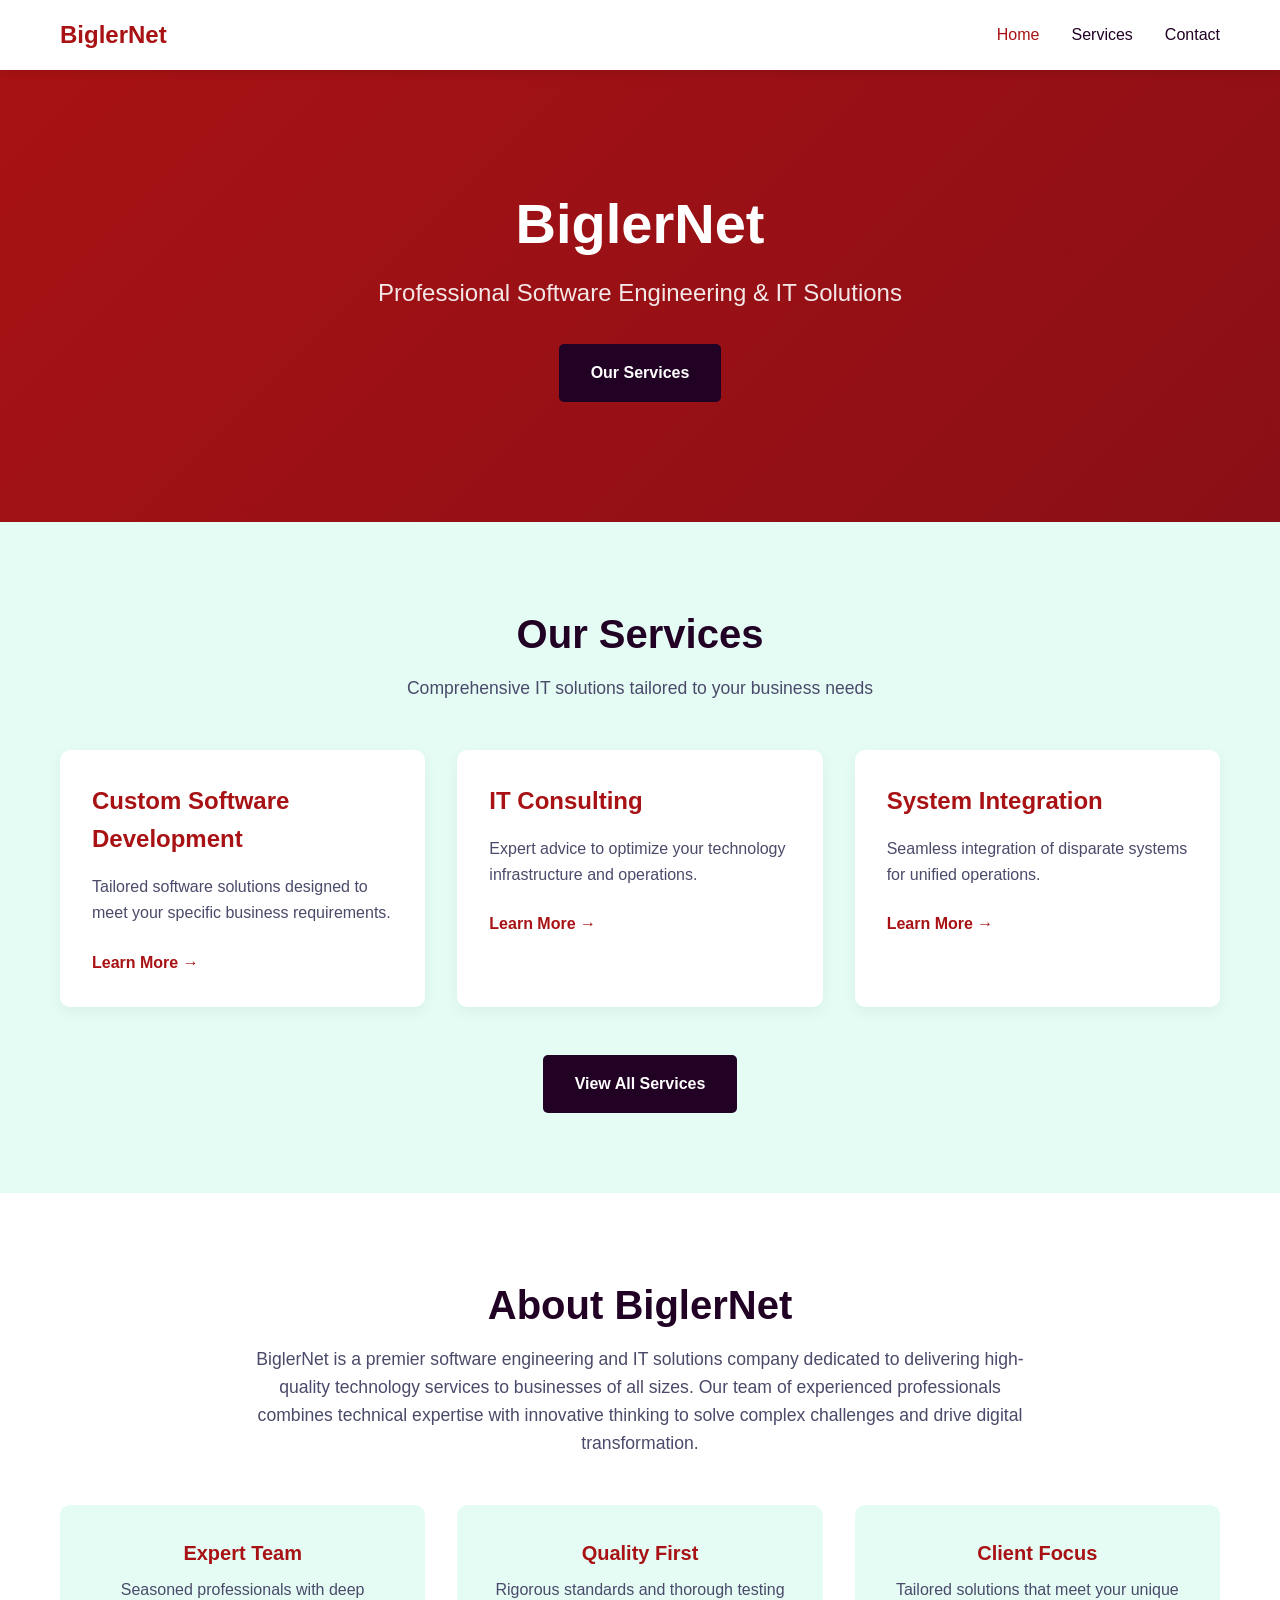
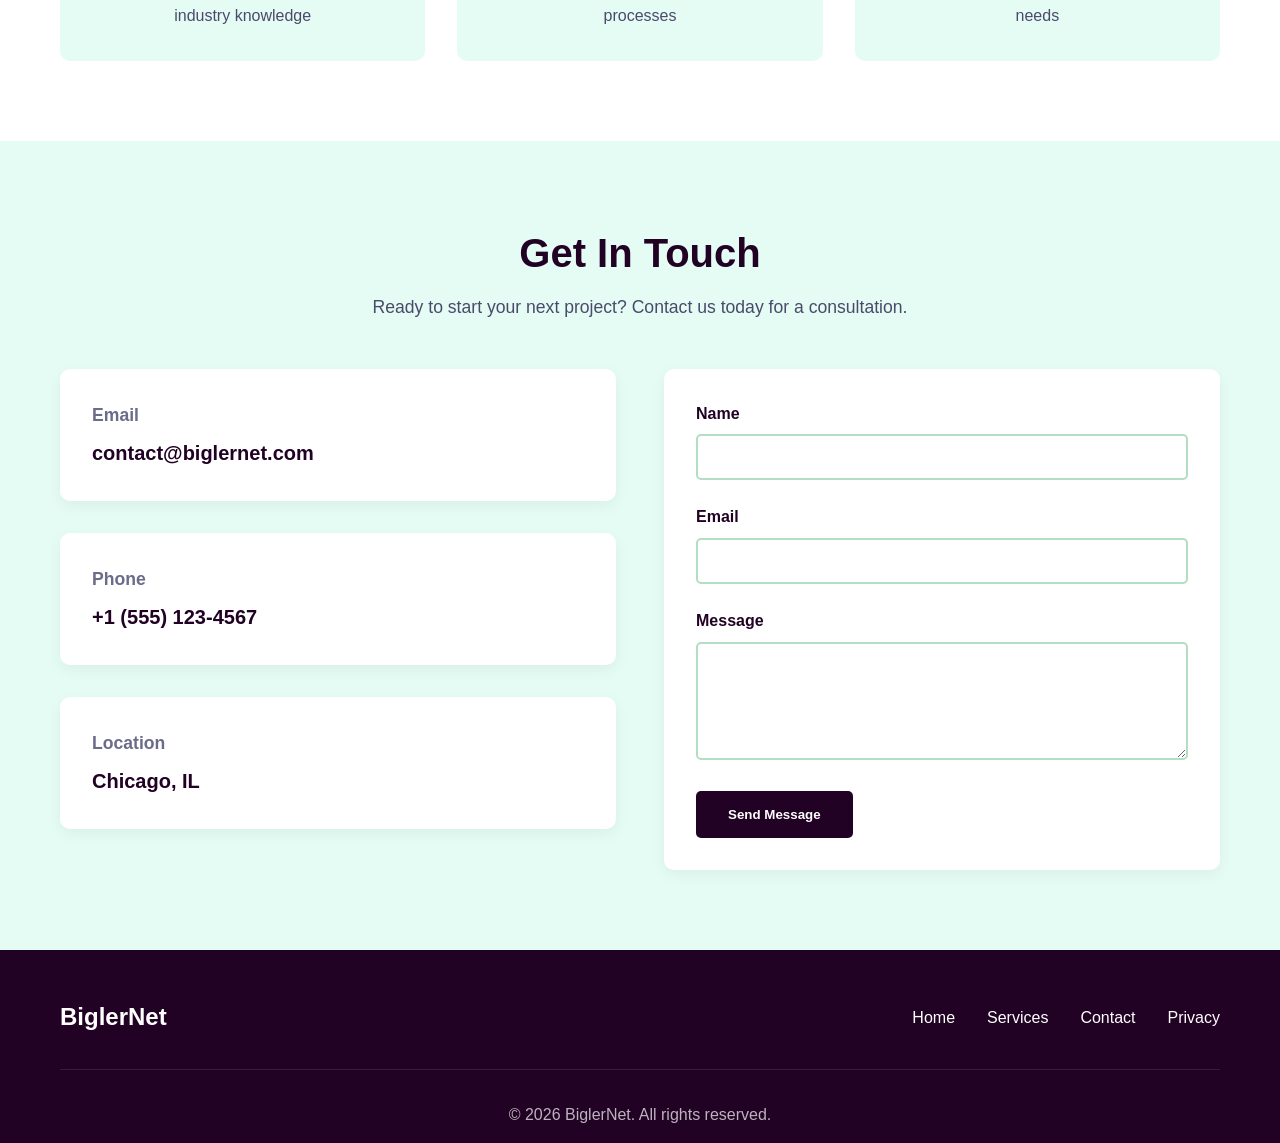
<file: src/BiglerNet.Website/wwwroot/index.html>
<!DOCTYPE html>
<html lang="en">
<head>
    <meta charset="UTF-8">
    <meta name="viewport" content="width=device-width, initial-scale=1.0">
    <title>BiglerNet - Software Engineering & IT Solutions</title>
    <link rel="stylesheet" href="css/styles.css">
</head>
<body>
    <!-- Navigation -->
    <nav class="navbar">
        <div class="container">
            <div class="logo">
                <a href="index.html">BiglerNet</a>
            </div>
            <button class="nav-toggle" aria-label="Toggle navigation">
                <span class="hamburger"></span>
            </button>
            <ul class="nav-menu">
                <li><a href="index.html" class="nav-link active">Home</a></li>
                <li><a href="services.html" class="nav-link">Services</a></li>
                <li><a href="#contact" class="nav-link">Contact</a></li>
            </ul>
        </div>
    </nav>

    <!-- Hero Section -->
    <section class="hero">
        <div class="container">
            <h1 class="hero-title">BiglerNet</h1>
            <p class="hero-subtitle">Professional Software Engineering & IT Solutions</p>
            <a href="services.html" class="btn btn-primary">Our Services</a>
        </div>
    </section>

    <!-- Services Overview Section -->
    <section class="services-overview">
        <div class="container">
            <h2 class="section-title">Our Services</h2>
            <p class="section-subtitle">Comprehensive IT solutions tailored to your business needs</p>
            <div class="services-grid">
                <div class="service-card">
                    <h3 class="service-title">Custom Software Development</h3>
                    <p class="service-description">Tailored software solutions designed to meet your specific business requirements.</p>
                    <a href="services.html#custom-software" class="service-link">Learn More &rarr;</a>
                </div>
                <div class="service-card">
                    <h3 class="service-title">IT Consulting</h3>
                    <p class="service-description">Expert advice to optimize your technology infrastructure and operations.</p>
                    <a href="services.html#it-consulting" class="service-link">Learn More &rarr;</a>
                </div>
                <div class="service-card">
                    <h3 class="service-title">System Integration</h3>
                    <p class="service-description">Seamless integration of disparate systems for unified operations.</p>
                    <a href="services.html#system-integration" class="service-link">Learn More &rarr;</a>
                </div>
            </div>
            <div class="cta-container">
                <a href="services.html" class="btn btn-primary">View All Services</a>
            </div>
        </div>
    </section>

    <!-- Company Information Section -->
    <section class="company-info">
        <div class="container">
            <h2 class="section-title">About BiglerNet</h2>
            <p class="company-description">
                BiglerNet is a premier software engineering and IT solutions company dedicated to delivering high-quality
                technology services to businesses of all sizes. Our team of experienced professionals combines technical
                expertise with innovative thinking to solve complex challenges and drive digital transformation.
            </p>
            <div class="features-grid">
                <div class="feature-item">
                    <h4 class="feature-title">Expert Team</h4>
                    <p class="feature-description">Seasoned professionals with deep industry knowledge</p>
                </div>
                <div class="feature-item">
                    <h4 class="feature-title">Quality First</h4>
                    <p class="feature-description">Rigorous standards and thorough testing processes</p>
                </div>
                <div class="feature-item">
                    <h4 class="feature-title">Client Focus</h4>
                    <p class="feature-description">Tailored solutions that meet your unique needs</p>
                </div>
            </div>
        </div>
    </section>

    <!-- Contact Information Section -->
    <section class="contact-section" id="contact">
        <div class="container">
            <h2 class="section-title">Get In Touch</h2>
            <p class="section-subtitle">Ready to start your next project? Contact us today for a consultation.</p>
            <div class="contact-container">
                <div class="contact-info">
                    <div class="contact-item">
                        <h4 class="contact-title">Email</h4>
                        <p class="contact-details">contact@biglernet.com</p>
                    </div>
                    <div class="contact-item">
                        <h4 class="contact-title">Phone</h4>
                        <p class="contact-details">+1 (555) 123-4567</p>
                    </div>
                    <div class="contact-item">
                        <h4 class="contact-title">Location</h4>
                        <p class="contact-details">Chicago, IL</p>
                    </div>
                </div>
                <form class="contact-form" id="contactForm">
                    <div class="form-group">
                        <label for="name" class="form-label">Name</label>
                        <input type="text" id="name" name="name" class="form-input" required>
                    </div>
                    <div class="form-group">
                        <label for="email" class="form-label">Email</label>
                        <input type="email" id="email" name="email" class="form-input" required>
                    </div>
                    <div class="form-group">
                        <label for="message" class="form-label">Message</label>
                        <textarea id="message" name="message" class="form-input" rows="5" required></textarea>
                    </div>
                    <button type="submit" class="btn btn-primary">Send Message</button>
                </form>
            </div>
        </div>
    </section>

    <!-- Footer -->
    <footer class="footer">
        <div class="container">
            <div class="footer-content">
                <div class="footer-logo">
                    <span class="logo-text">BiglerNet</span>
                </div>
                <div class="footer-links">
                    <a href="index.html" class="footer-link">Home</a>
                    <a href="services.html" class="footer-link">Services</a>
                    <a href="#contact" class="footer-link">Contact</a>
                    <a href="/privacy.html" class="footer-link">Privacy</a>
                </div>
            </div>
            <div class="footer-bottom">
                <p class="footer-text">&copy; 2026 BiglerNet. All rights reserved.</p>
            </div>
        </div>
    </footer>

    <script src="js/script.js"></script>
</body>
</html>
</file>
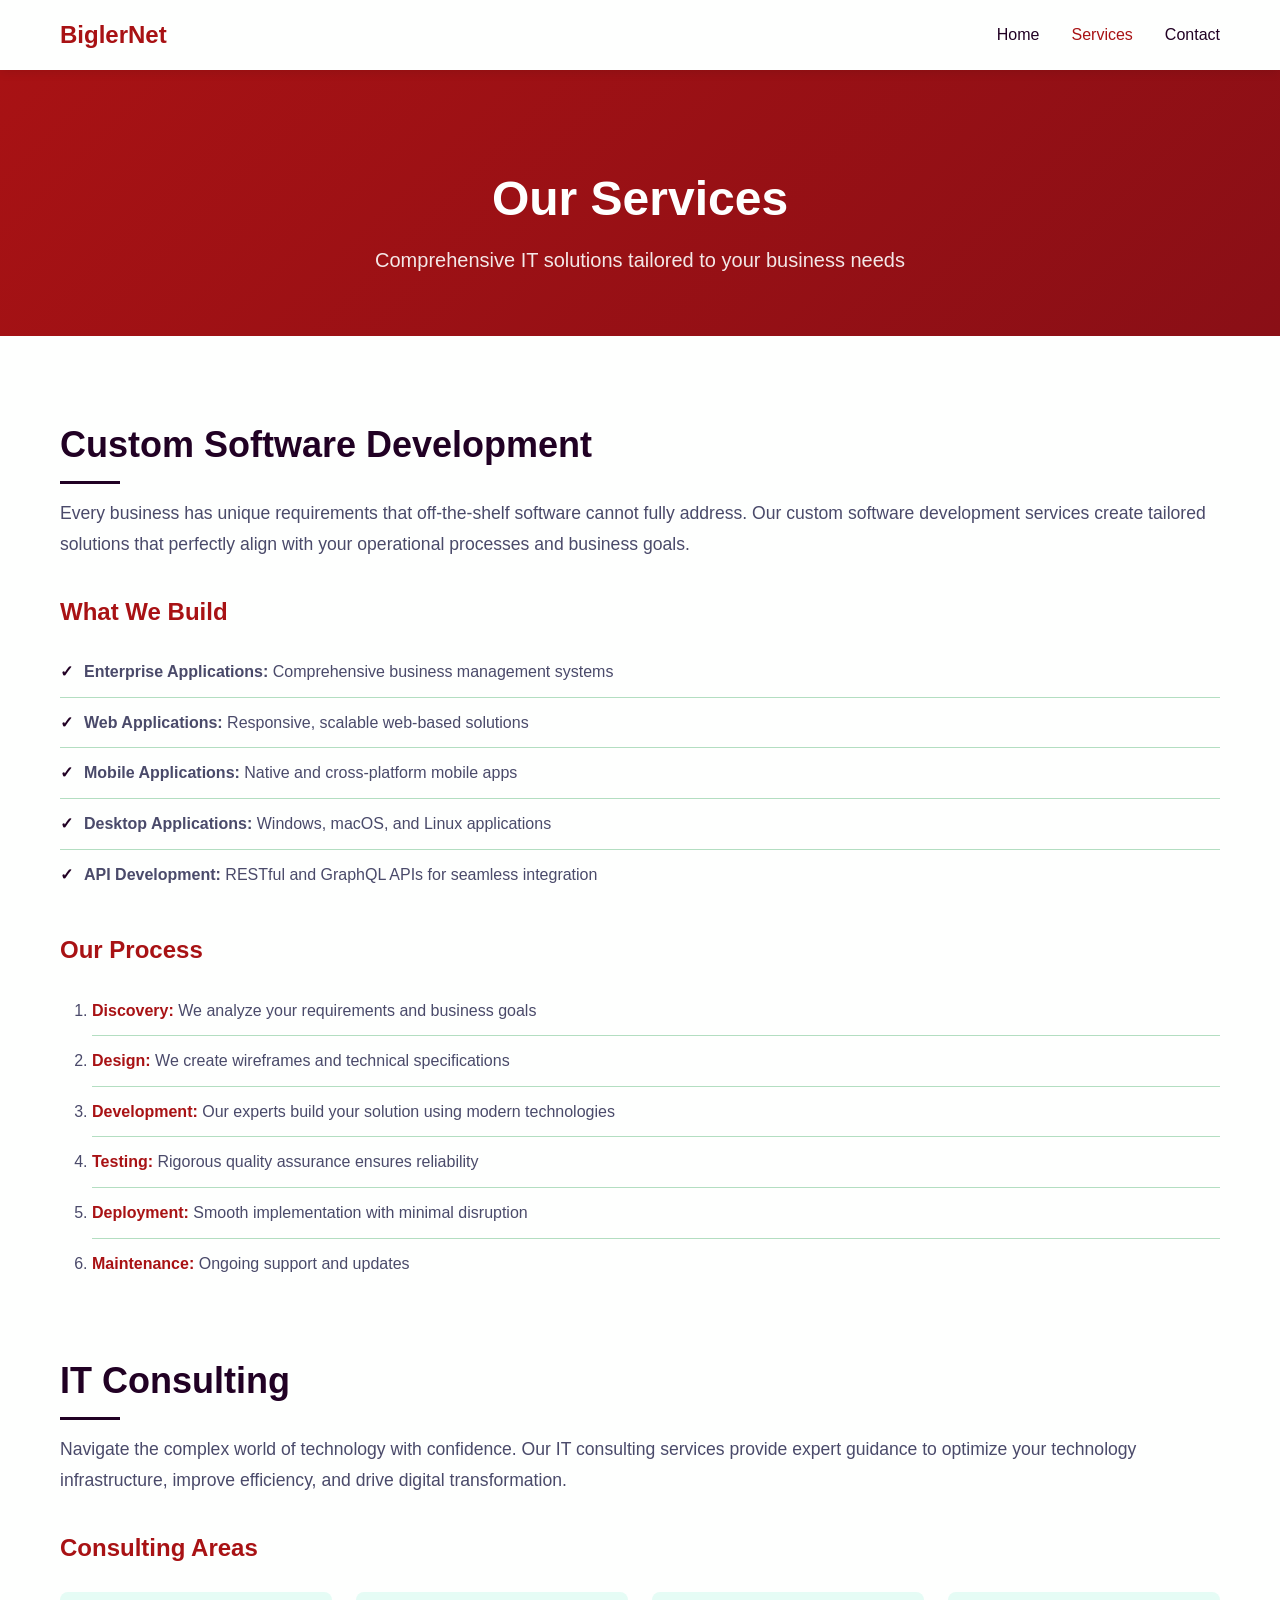
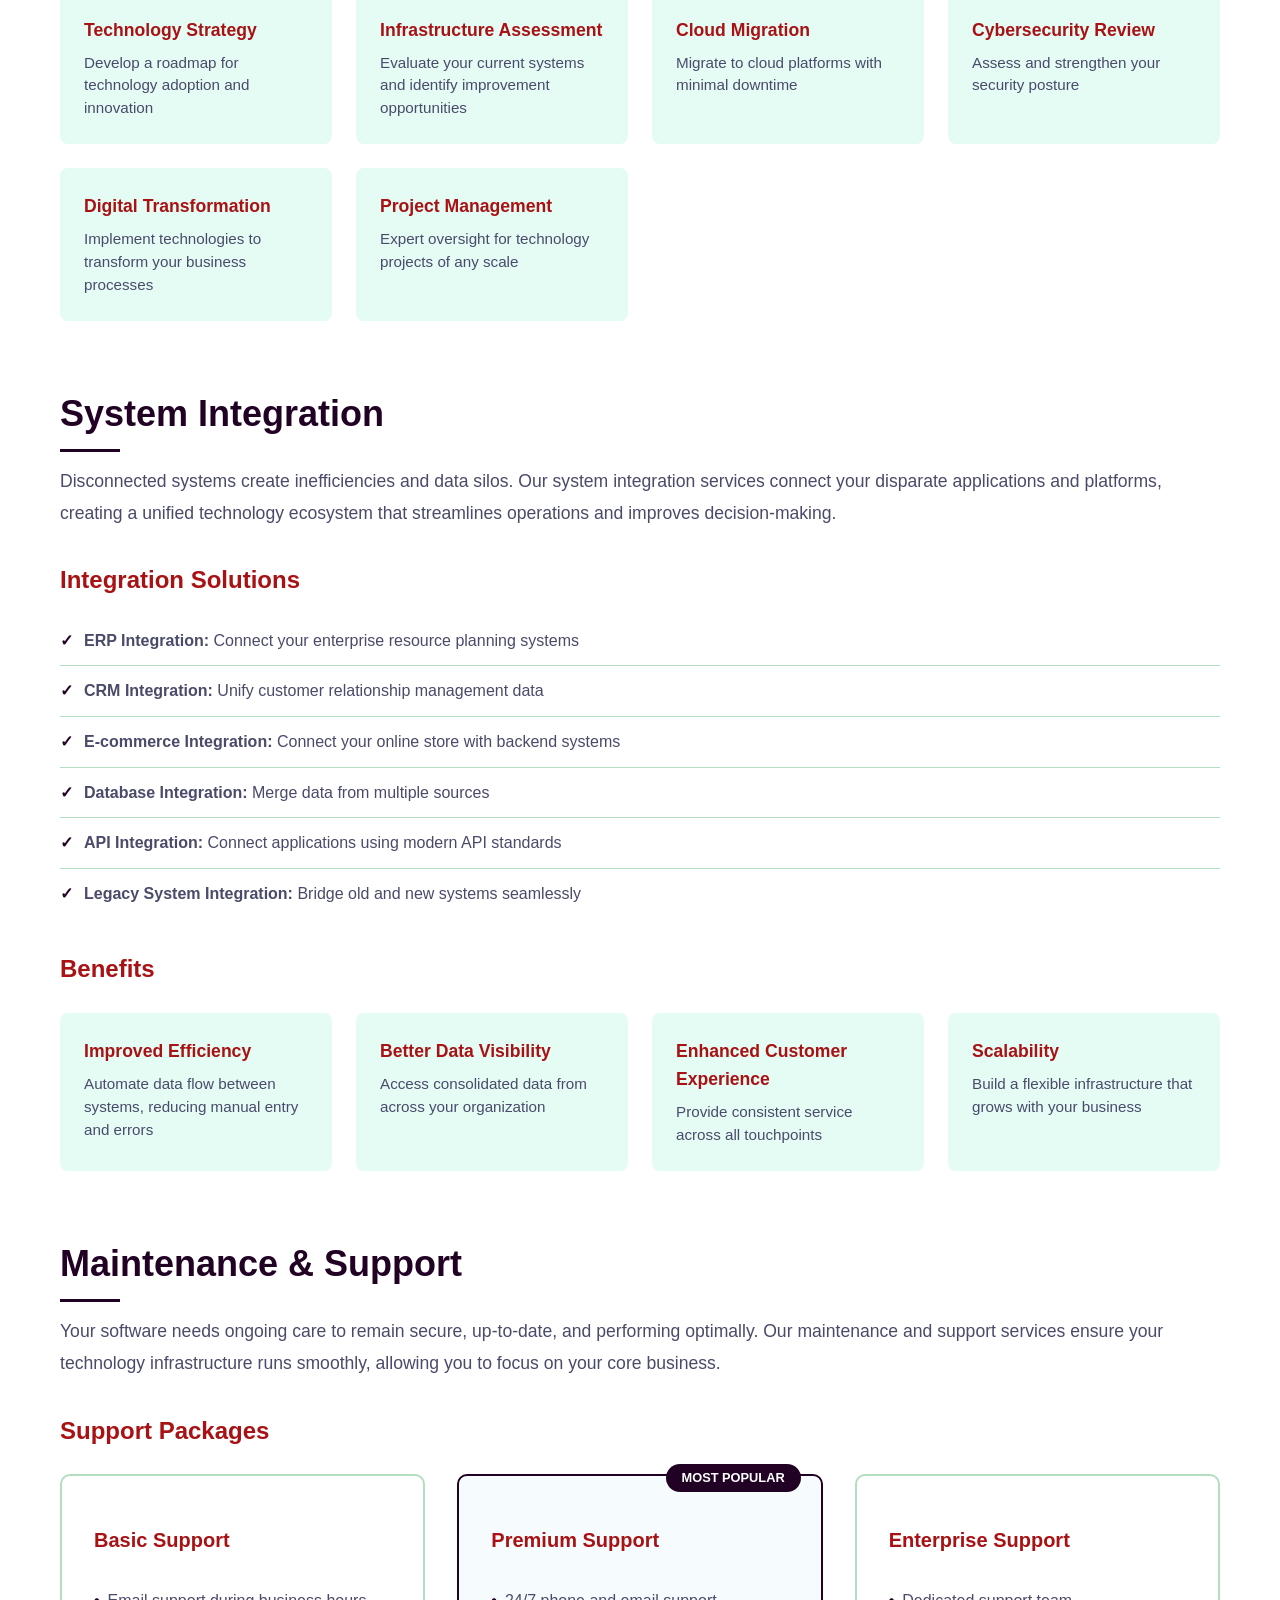
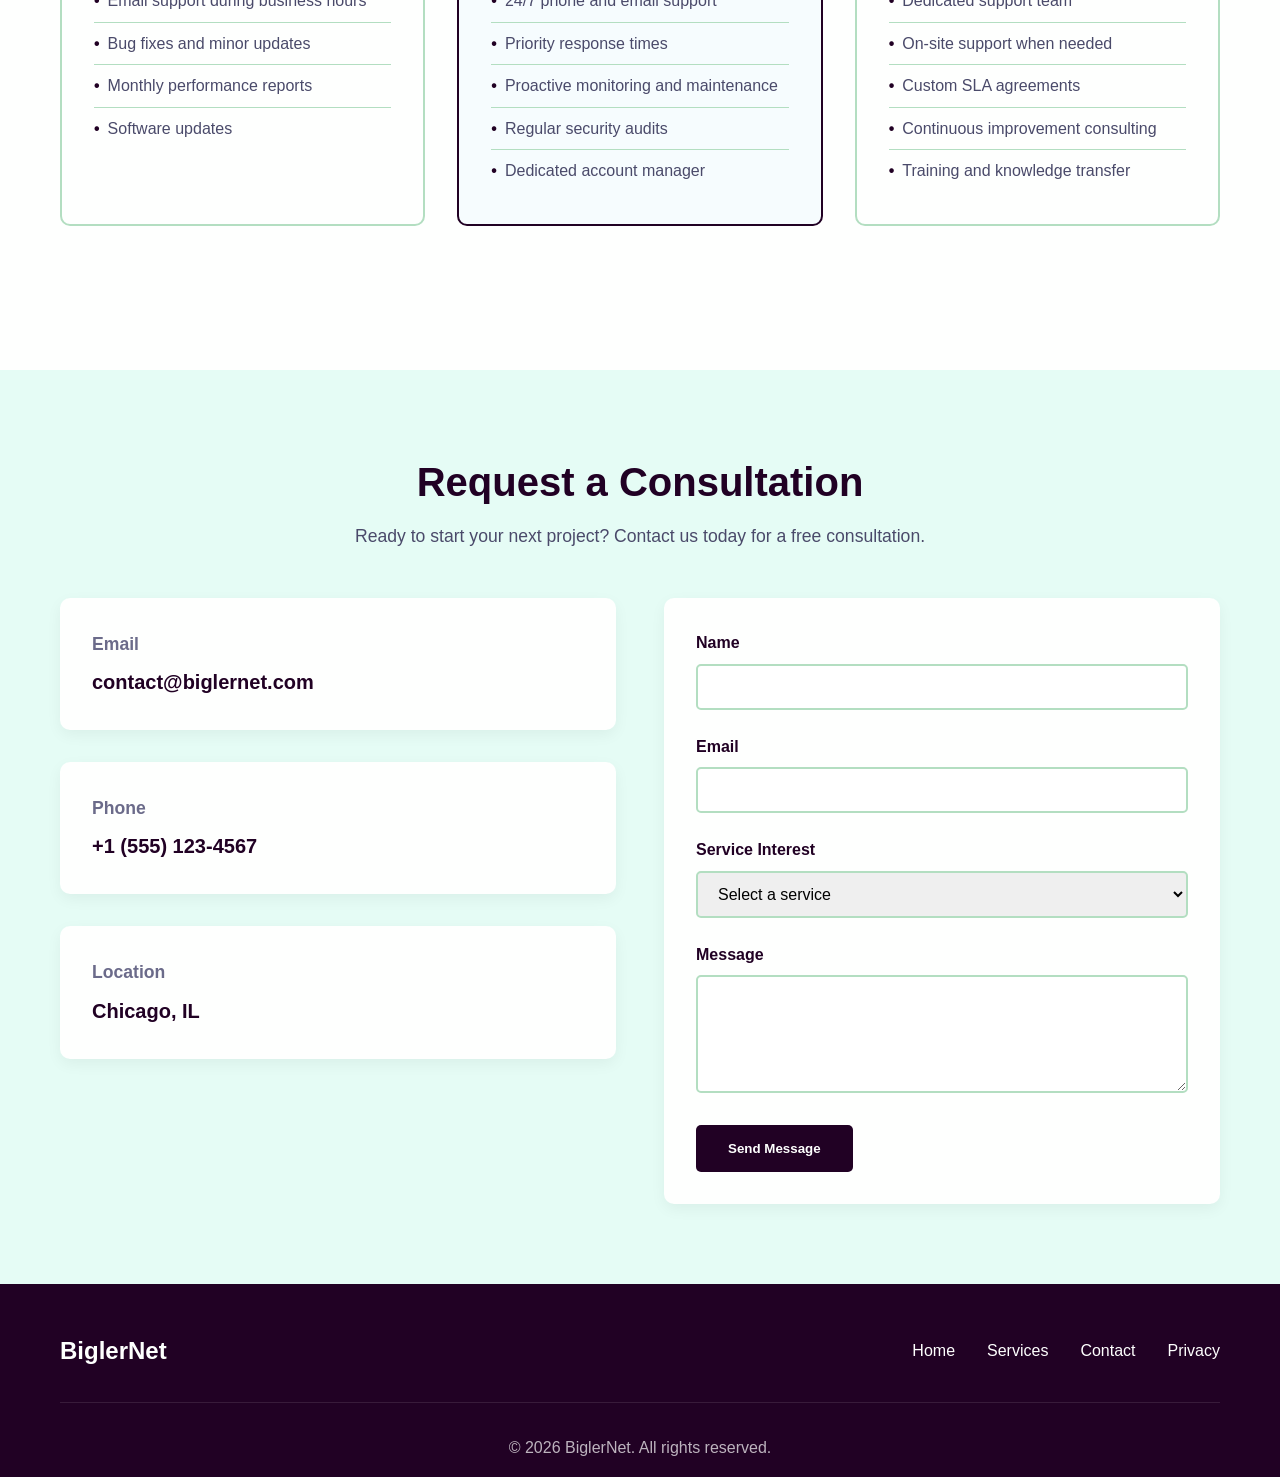
<file: src/BiglerNet.Website/wwwroot/services.html>
<!DOCTYPE html>
<html lang="en">
<head>
    <meta charset="UTF-8">
    <meta name="viewport" content="width=device-width, initial-scale=1.0">
    <title>Services - BiglerNet</title>
    <link rel="stylesheet" href="css/styles.css">
</head>
<body>
    <!-- Navigation -->
    <nav class="navbar">
        <div class="container">
            <div class="logo">
                <a href="index.html">BiglerNet</a>
            </div>
            <button class="nav-toggle" aria-label="Toggle navigation">
                <span class="hamburger"></span>
            </button>
            <ul class="nav-menu">
                <li><a href="index.html" class="nav-link">Home</a></li>
                <li><a href="services.html" class="nav-link active">Services</a></li>
                <li><a href="#contact" class="nav-link">Contact</a></li>
            </ul>
        </div>
    </nav>

    <!-- Services Page Header -->
    <section class="page-header">
        <div class="container">
            <h1 class="page-title">Our Services</h1>
            <p class="page-subtitle">Comprehensive IT solutions tailored to your business needs</p>
        </div>
    </section>

    <!-- Detailed Service Descriptions -->
    <section class="services-details">
        <div class="container">
            <!-- Custom Software Development -->
            <div class="service-detail" id="custom-software">
                <h2 class="service-detail-title">Custom Software Development</h2>
                <p class="service-detail-description">
                    Every business has unique requirements that off-the-shelf software cannot fully address. Our custom 
                    software development services create tailored solutions that perfectly align with your operational 
                    processes and business goals.
                </p>
                <h3 class="service-detail-subtitle">What We Build</h3>
                <ul class="service-features">
                    <li><strong>Enterprise Applications:</strong> Comprehensive business management systems</li>
                    <li><strong>Web Applications:</strong> Responsive, scalable web-based solutions</li>
                    <li><strong>Mobile Applications:</strong> Native and cross-platform mobile apps</li>
                    <li><strong>Desktop Applications:</strong> Windows, macOS, and Linux applications</li>
                    <li><strong>API Development:</strong> RESTful and GraphQL APIs for seamless integration</li>
                </ul>
                <h3 class="service-detail-subtitle">Our Process</h3>
                <ol class="service-process">
                    <li><strong>Discovery:</strong> We analyze your requirements and business goals</li>
                    <li><strong>Design:</strong> We create wireframes and technical specifications</li>
                    <li><strong>Development:</strong> Our experts build your solution using modern technologies</li>
                    <li><strong>Testing:</strong> Rigorous quality assurance ensures reliability</li>
                    <li><strong>Deployment:</strong> Smooth implementation with minimal disruption</li>
                    <li><strong>Maintenance:</strong> Ongoing support and updates</li>
                </ol>
            </div>

            <!-- IT Consulting -->
            <div class="service-detail" id="it-consulting">
                <h2 class="service-detail-title">IT Consulting</h2>
                <p class="service-detail-description">
                    Navigate the complex world of technology with confidence. Our IT consulting services provide 
                    expert guidance to optimize your technology infrastructure, improve efficiency, and drive 
                    digital transformation.
                </p>
                <h3 class="service-detail-subtitle">Consulting Areas</h3>
                <div class="consulting-grid">
                    <div class="consulting-item">
                        <h4 class="consulting-title">Technology Strategy</h4>
                        <p class="consulting-description">Develop a roadmap for technology adoption and innovation</p>
                    </div>
                    <div class="consulting-item">
                        <h4 class="consulting-title">Infrastructure Assessment</h4>
                        <p class="consulting-description">Evaluate your current systems and identify improvement opportunities</p>
                    </div>
                    <div class="consulting-item">
                        <h4 class="consulting-title">Cloud Migration</h4>
                        <p class="consulting-description">Migrate to cloud platforms with minimal downtime</p>
                    </div>
                    <div class="consulting-item">
                        <h4 class="consulting-title">Cybersecurity Review</h4>
                        <p class="consulting-description">Assess and strengthen your security posture</p>
                    </div>
                    <div class="consulting-item">
                        <h4 class="consulting-title">Digital Transformation</h4>
                        <p class="consulting-description">Implement technologies to transform your business processes</p>
                    </div>
                    <div class="consulting-item">
                        <h4 class="consulting-title">Project Management</h4>
                        <p class="consulting-description">Expert oversight for technology projects of any scale</p>
                    </div>
                </div>
            </div>

            <!-- System Integration -->
            <div class="service-detail" id="system-integration">
                <h2 class="service-detail-title">System Integration</h2>
                <p class="service-detail-description">
                    Disconnected systems create inefficiencies and data silos. Our system integration services 
                    connect your disparate applications and platforms, creating a unified technology ecosystem 
                    that streamlines operations and improves decision-making.
                </p>
                <h3 class="service-detail-subtitle">Integration Solutions</h3>
                <ul class="service-features">
                    <li><strong>ERP Integration:</strong> Connect your enterprise resource planning systems</li>
                    <li><strong>CRM Integration:</strong> Unify customer relationship management data</li>
                    <li><strong>E-commerce Integration:</strong> Connect your online store with backend systems</li>
                    <li><strong>Database Integration:</strong> Merge data from multiple sources</li>
                    <li><strong>API Integration:</strong> Connect applications using modern API standards</li>
                    <li><strong>Legacy System Integration:</strong> Bridge old and new systems seamlessly</li>
                </ul>
                <h3 class="service-detail-subtitle">Benefits</h3>
                <div class="benefits-grid">
                    <div class="benefit-item">
                        <h4 class="benefit-title">Improved Efficiency</h4>
                        <p class="benefit-description">Automate data flow between systems, reducing manual entry and errors</p>
                    </div>
                    <div class="benefit-item">
                        <h4 class="benefit-title">Better Data Visibility</h4>
                        <p class="benefit-description">Access consolidated data from across your organization</p>
                    </div>
                    <div class="benefit-item">
                        <h4 class="benefit-title">Enhanced Customer Experience</h4>
                        <p class="benefit-description">Provide consistent service across all touchpoints</p>
                    </div>
                    <div class="benefit-item">
                        <h4 class="benefit-title">Scalability</h4>
                        <p class="benefit-description">Build a flexible infrastructure that grows with your business</p>
                    </div>
                </div>
            </div>

            <!-- Maintenance & Support -->
            <div class="service-detail" id="maintenance-support">
                <h2 class="service-detail-title">Maintenance & Support</h2>
                <p class="service-detail-description">
                    Your software needs ongoing care to remain secure, up-to-date, and performing optimally. Our 
                    maintenance and support services ensure your technology infrastructure runs smoothly, 
                    allowing you to focus on your core business.
                </p>
                <h3 class="service-detail-subtitle">Support Packages</h3>
                <div class="support-packages">
                    <div class="support-package">
                        <h4 class="package-title">Basic Support</h4>
                        <ul class="package-features">
                            <li>Email support during business hours</li>
                            <li>Bug fixes and minor updates</li>
                            <li>Monthly performance reports</li>
                            <li>Software updates</li>
                        </ul>
                    </div>
                    <div class="support-package featured">
                        <h4 class="package-title">Premium Support</h4>
                        <span class="popular-badge">Most Popular</span>
                        <ul class="package-features">
                            <li>24/7 phone and email support</li>
                            <li>Priority response times</li>
                            <li>Proactive monitoring and maintenance</li>
                            <li>Regular security audits</li>
                            <li>Dedicated account manager</li>
                        </ul>
                    </div>
                    <div class="support-package">
                        <h4 class="package-title">Enterprise Support</h4>
                        <ul class="package-features">
                            <li>Dedicated support team</li>
                            <li>On-site support when needed</li>
                            <li>Custom SLA agreements</li>
                            <li>Continuous improvement consulting</li>
                            <li>Training and knowledge transfer</li>
                        </ul>
                    </div>
                </div>
            </div>
        </div>
    </section>

    <!-- Contact Section -->
    <section class="contact-section" id="contact">
        <div class="container">
            <h2 class="section-title">Request a Consultation</h2>
            <p class="section-subtitle">Ready to start your next project? Contact us today for a free consultation.</p>
            <div class="contact-container">
                <div class="contact-info">
                    <div class="contact-item">
                        <h4 class="contact-title">Email</h4>
                        <p class="contact-details">contact@biglernet.com</p>
                    </div>
                    <div class="contact-item">
                        <h4 class="contact-title">Phone</h4>
                        <p class="contact-details">+1 (555) 123-4567</p>
                    </div>
                    <div class="contact-item">
                        <h4 class="contact-title">Location</h4>
                        <p class="contact-details">Chicago, IL</p>
                    </div>
                </div>
                <form class="contact-form" id="contactForm">
                    <div class="form-group">
                        <label for="name" class="form-label">Name</label>
                        <input type="text" id="name" name="name" class="form-input" required>
                    </div>
                    <div class="form-group">
                        <label for="email" class="form-label">Email</label>
                        <input type="email" id="email" name="email" class="form-input" required>
                    </div>
                    <div class="form-group">
                        <label for="service" class="form-label">Service Interest</label>
                        <select id="service" name="service" class="form-input">
                            <option value="">Select a service</option>
                            <option value="custom-software">Custom Software Development</option>
                            <option value="it-consulting">IT Consulting</option>
                            <option value="system-integration">System Integration</option>
                            <option value="maintenance-support">Maintenance & Support</option>
                            <option value="other">Other</option>
                        </select>
                    </div>
                    <div class="form-group">
                        <label for="message" class="form-label">Message</label>
                        <textarea id="message" name="message" class="form-input" rows="5" required></textarea>
                    </div>
                    <button type="submit" class="btn btn-primary">Send Message</button>
                </form>
            </div>
        </div>
    </section>

    <!-- Footer -->
    <footer class="footer">
        <div class="container">
            <div class="footer-content">
                <div class="footer-logo">
                    <span class="logo-text">BiglerNet</span>
                </div>
                <div class="footer-links">
                    <a href="index.html" class="footer-link">Home</a>
                    <a href="services.html" class="footer-link">Services</a>
                    <a href="#contact" class="footer-link">Contact</a>
                    <a href="/privacy.html" class="footer-link">Privacy</a>
                </div>
            </div>
            <div class="footer-bottom">
                <p class="footer-text">&copy; 2026 BiglerNet. All rights reserved.</p>
            </div>
        </div>
    </footer>

    <script src="js/script.js"></script>
</body>
</html>
</file>
<file: src/BiglerNet.Website/wwwroot/css/styles.css>
/* ========================================
   BiglerNet - Main Stylesheet
   ======================================== */

/* CSS Variables for Consistent Theming */
:root {
    /* Brand Colors - Updated to user's preferred palette */
    --primary-color: #A81214;
    --primary-dark: #8a0f16;
    --primary-light: #c42a2c;
    --accent-color: #210124;
    --accent-dark: #1a011b;
    
    /* Neutral Colors - Paired with new palette */
    --text-primary: #210124;
    --text-secondary: #4a4a6a;
    --text-light: #6b6b8a;
    --bg-light: #E5FCF5;
    --bg-white: #FEFFFE;
    --border-color: #B3DEC1;
    
    /* Spacing */
    --container-width: 1200px;
    --section-padding: 80px 0;
    --spacing-sm: 1rem;
    --spacing-md: 2rem;
    --spacing-lg: 3rem;
    
    /* Typography */
    --font-family-primary: 'Segoe UI', Tahoma, Geneva, Verdana, sans-serif;
    --font-family-heading: 'Segoe UI', Tahoma, Geneva, Verdana, sans-serif;
    
    /* Transitions */
    --transition-fast: 0.2s ease;
    --transition-normal: 0.3s ease;
    --transition-slow: 0.5s ease;
}

/* Reset & Base Styles */
* {
    margin: 0;
    padding: 0;
    box-sizing: border-box;
}

html {
    scroll-behavior: smooth;
}

body {
    font-family: var(--font-family-primary);
    color: var(--text-primary);
    line-height: 1.6;
    background-color: var(--bg-white);
}

.container {
    max-width: var(--container-width);
    margin: 0 auto;
    padding: 0 20px;
}

/* Navigation */
.navbar {
    background-color: var(--bg-white);
    box-shadow: 0 2px 10px rgba(0, 0, 0, 0.1);
    position: sticky;
    top: 0;
    z-index: 1000;
    padding: 1rem 0;
}

.navbar .container {
    display: flex;
    justify-content: space-between;
    align-items: center;
}

.navbar .logo a {
    font-size: 1.5rem;
    font-weight: 700;
    color: var(--primary-color);
    text-decoration: none;
}

.nav-menu {
    display: flex;
    list-style: none;
    gap: 2rem;
}

.nav-link {
    color: var(--text-primary);
    text-decoration: none;
    font-weight: 500;
    transition: color var(--transition-fast);
}

.nav-link:hover,
.nav-link.active {
    color: var(--primary-color);
}

.nav-toggle {
    display: none;
    background: none;
    border: none;
    cursor: pointer;
    padding: 0.5rem;
}

.hamburger {
    display: block;
    width: 24px;
    height: 2px;
    background-color: var(--text-primary);
    position: relative;
}

.hamburger::before,
.hamburger::after {
    content: '';
    position: absolute;
    width: 24px;
    height: 2px;
    background-color: var(--text-primary);
    left: 0;
    transition: transform var(--transition-normal);
}

.hamburger::before {
    top: -8px;
}

.hamburger::after {
    bottom: -8px;
}

/* Hero Section */
.hero {
    background: linear-gradient(135deg, var(--primary-color) 0%, var(--primary-dark) 100%);
    color: var(--bg-white);
    padding: 120px 0;
    text-align: center;
}

.hero .container {
    max-width: 800px;
}

.hero-title {
    font-size: 3.5rem;
    font-weight: 700;
    margin-bottom: 1rem;
    line-height: 1.2;
}

.hero-subtitle {
    font-size: 1.5rem;
    margin-bottom: 2rem;
    opacity: 0.9;
}

/* Buttons */
.btn {
    display: inline-block;
    padding: 1rem 2rem;
    border-radius: 5px;
    text-decoration: none;
    font-weight: 600;
    transition: all var(--transition-normal);
    cursor: pointer;
    border: none;
}

.btn-primary {
    background-color: var(--accent-color);
    color: var(--bg-white);
}

.btn-primary:hover {
    background-color: var(--accent-dark);
    transform: translateY(-2px);
    box-shadow: 0 5px 15px rgba(33, 1, 36, 0.3);
}

/* Services Overview Section */
.services-overview {
    padding: var(--section-padding);
    background-color: var(--bg-light);
}

.section-title {
    text-align: center;
    font-size: 2.5rem;
    margin-bottom: 0.5rem;
    color: var(--text-primary);
}

.section-subtitle {
    text-align: center;
    color: var(--text-secondary);
    margin-bottom: 3rem;
    font-size: 1.1rem;
}

.services-grid {
    display: grid;
    grid-template-columns: repeat(auto-fit, minmax(300px, 1fr));
    gap: 2rem;
    margin-bottom: 3rem;
}

.service-card {
    background-color: var(--bg-white);
    padding: 2rem;
    border-radius: 10px;
    box-shadow: 0 5px 15px rgba(0, 0, 0, 0.05);
    transition: transform var(--transition-normal), box-shadow var(--transition-normal);
}

.service-card:hover {
    transform: translateY(-5px);
    box-shadow: 0 10px 25px rgba(0, 0, 0, 0.1);
}

.service-title {
    font-size: 1.5rem;
    margin-bottom: 1rem;
    color: var(--primary-color);
}

.service-description {
    color: var(--text-secondary);
    margin-bottom: 1.5rem;
}

.service-link {
    color: var(--primary-color);
    text-decoration: none;
    font-weight: 600;
    transition: color var(--transition-fast);
}

.service-link:hover {
    color: var(--primary-dark);
    text-decoration: underline;
}

.cta-container {
    text-align: center;
}

/* Company Information Section */
.company-info {
    padding: var(--section-padding);
    background-color: var(--bg-white);
}

.company-description {
    max-width: 800px;
    margin: 0 auto 3rem;
    text-align: center;
    color: var(--text-secondary);
    font-size: 1.1rem;
}

.features-grid {
    display: grid;
    grid-template-columns: repeat(auto-fit, minmax(250px, 1fr));
    gap: 2rem;
}

.feature-item {
    text-align: center;
    padding: 2rem;
    background-color: var(--bg-light);
    border-radius: 10px;
}

.feature-title {
    font-size: 1.25rem;
    margin-bottom: 0.5rem;
    color: var(--primary-color);
}

.feature-description {
    color: var(--text-secondary);
}

/* Contact Section */
.contact-section {
    padding: var(--section-padding);
    background-color: var(--bg-light);
}

.contact-container {
    display: grid;
    grid-template-columns: 1fr 1fr;
    gap: 3rem;
    margin-top: 2rem;
}

.contact-info {
    display: flex;
    flex-direction: column;
    gap: 2rem;
}

.contact-item {
    background-color: var(--bg-white);
    padding: 2rem;
    border-radius: 10px;
    box-shadow: 0 5px 15px rgba(0, 0, 0, 0.05);
}

.contact-title {
    font-size: 1.1rem;
    color: var(--text-light);
    margin-bottom: 0.5rem;
}

.contact-details {
    font-size: 1.25rem;
    font-weight: 600;
    color: var(--text-primary);
}

.contact-form {
    background-color: var(--bg-white);
    padding: 2rem;
    border-radius: 10px;
    box-shadow: 0 5px 15px rgba(0, 0, 0, 0.05);
}

.form-group {
    margin-bottom: 1.5rem;
}

.form-label {
    display: block;
    margin-bottom: 0.5rem;
    font-weight: 600;
    color: var(--text-primary);
}

.form-input {
    width: 100%;
    padding: 0.75rem 1rem;
    border: 2px solid var(--border-color);
    border-radius: 5px;
    font-family: var(--font-family-primary);
    font-size: 1rem;
    transition: border-color var(--transition-fast);
}

.form-input:focus {
    outline: none;
    border-color: var(--primary-color);
}

/* Footer */
.footer {
    background-color: var(--text-primary);
    color: var(--bg-white);
    padding: 3rem 0 1rem;
}

.footer-content {
    display: flex;
    justify-content: space-between;
    align-items: center;
    margin-bottom: 2rem;
}

.footer-logo .logo-text {
    font-size: 1.5rem;
    font-weight: 700;
}

.footer-links {
    display: flex;
    gap: 2rem;
}

.footer-link {
    color: var(--bg-white);
    text-decoration: none;
    transition: color var(--transition-fast);
}

.footer-link:hover {
    color: var(--accent-color);
}

.footer-bottom {
    text-align: center;
    padding-top: 2rem;
    border-top: 1px solid rgba(255, 255, 255, 0.1);
}

.footer-text {
    color: rgba(255, 255, 255, 0.7);
}

/* Responsive Design */
@media (max-width: 992px) {
    .hero-title {
        font-size: 2.5rem;
    }
    
    .contact-container {
        grid-template-columns: 1fr;
    }
}

@media (max-width: 768px) {
    .nav-menu {
        position: fixed;
        top: 70px;
        left: 0;
        width: 100%;
        background-color: var(--bg-white);
        flex-direction: column;
        padding: 1rem 0;
        box-shadow: 0 5px 10px rgba(0, 0, 0, 0.1);
        transform: translateY(-150%);
        transition: transform var(--transition-normal);
    }
    
    .nav-menu.active {
        transform: translateY(0);
    }
    
    .nav-toggle {
        display: block;
    }
    
    .nav-toggle.active .hamburger {
        background-color: transparent;
    }
    
    .nav-toggle.active .hamburger::before {
        transform: rotate(45deg) translate(0, 0);
    }
    
    .nav-toggle.active .hamburger::after {
        transform: rotate(-45deg) translate(0, 0);
    }
    
    .hero-title {
        font-size: 2rem;
    }
    
    .hero-subtitle {
        font-size: 1.2rem;
    }
    
    .section-title {
        font-size: 2rem;
    }
    
    .services-grid,
    .features-grid {
        grid-template-columns: 1fr;
    }
    
    .footer-content {
        flex-direction: column;
        gap: 1.5rem;
    }
    
    .footer-links {
        flex-direction: column;
        gap: 1rem;
        text-align: center;
    }
}

@media (max-width: 480px) {
    .hero {
        padding: 80px 0;
    }
    
    .hero-title {
        font-size: 1.75rem;
    }
    
    .btn {
        padding: 0.75rem 1.5rem;
        font-size: 0.9rem;
    }
    
    .service-card {
        padding: 1.5rem;
    }
}

/* Animations */
@keyframes fadeIn {
    from {
        opacity: 0;
        transform: translateY(20px);
    }
    to {
        opacity: 1;
        transform: translateY(0);
    }
}

.service-card,
.feature-item,
.contact-item {
    animation: fadeIn var(--transition-slow) ease forwards;
}

.service-card:nth-child(1),
.feature-item:nth-child(1),
.contact-item:nth-child(1) {
    animation-delay: 0.1s;
}

.service-card:nth-child(2),
.feature-item:nth-child(2),
.contact-item:nth-child(2) {
    animation-delay: 0.2s;
}

.service-card:nth-child(3),
.feature-item:nth-child(3),
.contact-item:nth-child(3) {
    animation-delay: 0.3s;
}

/* ============ Services Page Styles ========================= */

/* Page Header */
.page-header {
    background: linear-gradient(135deg, var(--primary-color) 0%, var(--primary-dark) 100%);
    color: var(--bg-white);
    padding: 100px 0 60px;
    text-align: center;
}

.page-title {
    font-size: 3rem;
    font-weight: 700;
    margin-bottom: 1rem;
    line-height: 1.2;
}

.page-subtitle {
    font-size: 1.25rem;
    opacity: 0.9;
}

/* Services Details Section */
.services-details {
    padding: var(--section-padding);
    background-color: var(--bg-white);
}

.service-detail {
    margin-bottom: 4rem;
    animation: fadeIn var(--transition-slow) ease forwards;
}

.service-detail-title {
    font-size: 2.25rem;
    color: var(--text-primary);
    margin-bottom: 1.5rem;
    position: relative;
    display: inline-block;
}

.service-detail-title::after {
    content: '';
    position: absolute;
    bottom: -10px;
    left: 0;
    width: 60px;
    height: 3px;
    background-color: var(--accent-color);
}

.service-detail-description {
    font-size: 1.1rem;
    color: var(--text-secondary);
    line-height: 1.8;
    margin-bottom: 2rem;
}

.service-detail-subtitle {
    font-size: 1.5rem;
    color: var(--primary-color);
    margin: 2rem 0 1rem;
}

/* Service Features List */
.service-features {
    list-style: none;
    padding-left: 0;
}

.service-features li {
    padding: 0.75rem 0;
    padding-left: 1.5rem;
    position: relative;
    color: var(--text-secondary);
    border-bottom: 1px solid var(--border-color);
}

.service-features li:last-child {
    border-bottom: none;
}

.service-features li::before {
    content: '✓';
    position: absolute;
    left: 0;
    color: var(--accent-color);
    font-weight: bold;
}

/* Service Process List */
.service-process {
    padding-left: 2rem;
    color: var(--text-secondary);
}

.service-process li {
    padding: 0.75rem 0;
    border-bottom: 1px solid var(--border-color);
}

.service-process li:last-child {
    border-bottom: none;
}

.service-process li strong {
    color: var(--primary-color);
}

/* Consulting Grid */
.consulting-grid {
    display: grid;
    grid-template-columns: repeat(auto-fit, minmax(250px, 1fr));
    gap: 1.5rem;
    margin-top: 1.5rem;
}

.consulting-item {
    background-color: var(--bg-light);
    padding: 1.5rem;
    border-radius: 8px;
    transition: transform var(--transition-fast), box-shadow var(--transition-fast);
}

.consulting-item:hover {
    transform: translateY(-3px);
    box-shadow: 0 5px 15px rgba(0, 0, 0, 0.08);
}

.consulting-title {
    font-size: 1.1rem;
    color: var(--primary-color);
    margin-bottom: 0.5rem;
}

.consulting-description {
    font-size: 0.95rem;
    color: var(--text-secondary);
    line-height: 1.5;
}

/* Benefits Grid */
.benefits-grid {
    display: grid;
    grid-template-columns: repeat(auto-fit, minmax(250px, 1fr));
    gap: 1.5rem;
    margin-top: 1.5rem;
}

.benefit-item {
    background-color: var(--bg-light);
    padding: 1.5rem;
    border-radius: 8px;
    transition: transform var(--transition-fast), box-shadow var(--transition-fast);
}

.benefit-item:hover {
    transform: translateY(-3px);
    box-shadow: 0 5px 15px rgba(0, 0, 0, 0.08);
}

.benefit-title {
    font-size: 1.1rem;
    color: var(--primary-color);
    margin-bottom: 0.5rem;
}

.benefit-description {
    font-size: 0.95rem;
    color: var(--text-secondary);
    line-height: 1.5;
}

/* Support Packages */
.support-packages {
    display: grid;
    grid-template-columns: repeat(auto-fit, minmax(300px, 1fr));
    gap: 2rem;
    margin-top: 1.5rem;
}

.support-package {
    background-color: var(--bg-white);
    border: 2px solid var(--border-color);
    border-radius: 10px;
    padding: 2rem;
    transition: transform var(--transition-normal), box-shadow var(--transition-normal);
    position: relative;
}

.support-package:hover {
    transform: translateY(-5px);
    box-shadow: 0 10px 25px rgba(0, 0, 0, 0.1);
}

.support-package.featured {
    border-color: var(--accent-color);
    background-color: rgba(0, 168, 232, 0.03);
}

.support-package.featured:hover {
    box-shadow: 0 10px 25px rgba(0, 168, 232, 0.2);
}

.popular-badge {
    position: absolute;
    top: -12px;
    right: 20px;
    background-color: var(--accent-color);
    color: var(--bg-white);
    padding: 0.25rem 1rem;
    border-radius: 20px;
    font-size: 0.8rem;
    font-weight: 600;
    text-transform: uppercase;
}

.package-title {
    font-size: 1.25rem;
    color: var(--primary-color);
    margin-bottom: 1.5rem;
    padding-top: 1rem;
}

.package-features {
    list-style: none;
    padding-left: 0;
}

.package-features li {
    padding: 0.5rem 0;
    color: var(--text-secondary);
    border-bottom: 1px solid var(--border-color);
}

.package-features li:last-child {
    border-bottom: none;
}

.package-features li::before {
    content: '•';
    color: var(--accent-color);
    font-weight: bold;
    margin-right: 0.5rem;
}

/* Responsive Styles for Services Page */
@media (max-width: 992px) {
    .page-title {
        font-size: 2.25rem;
    }
    
    .service-detail-title {
        font-size: 1.75rem;
    }
    
    .consulting-grid,
    .benefits-grid {
        grid-template-columns: repeat(2, 1fr);
    }
}

@media (max-width: 768px) {
    .page-header {
        padding: 60px 0 40px;
    }
    
    .page-title {
        font-size: 1.75rem;
    }
    
    .page-subtitle {
        font-size: 1rem;
    }
    
    .service-detail-title {
        font-size: 1.5rem;
    }
    
    .service-detail-description,
    .consulting-description,
    .benefit-description {
        font-size: 1rem;
    }
    
    .consulting-grid,
    .benefits-grid,
    .support-packages {
        grid-template-columns: 1fr;
    }
    
    .popular-badge {
        font-size: 0.7rem;
        padding: 0.2rem 0.75rem;
        top: -10px;
        right: 15px;
    }
    
    .package-title {
        font-size: 1.1rem;
    }
    
    .service-process {
        padding-left: 1.5rem;
    }
}

@media (max-width: 480px) {
    .page-header {
        padding: 40px 0 30px;
    }
    
    .page-title {
        font-size: 1.5rem;
    }
    
    .service-detail-title {
        font-size: 1.25rem;
    }
    
    .service-detail-subtitle {
        font-size: 1.25rem;
    }
    
    .service-features li,
    .service-process li {
        font-size: 0.95rem;
    }
    
    .consulting-title {
        font-size: 1rem;
    }
    
    .benefit-title {
        font-size: 1rem;
    }
    
    .package-title {
        font-size: 1rem;
    }
    
    .popular-badge {
        font-size: 0.65rem;
        padding: 0.15rem 0.5rem;
        top: -8px;
        right: 10px;
    }
}

/* Legal / privacy page */
.legal-content {
    padding: var(--section-padding);
    background-color: var(--bg-white);
}

.legal-content .container {
    max-width: 800px;
    color: var(--text-secondary);
    line-height: 1.7;
}

.legal-content h2 {
    color: var(--text-primary);
    font-family: var(--font-family-heading);
    margin: var(--spacing-md) 0 var(--spacing-sm);
}

.legal-content p,
.legal-content ul {
    margin-bottom: var(--spacing-sm);
}

.legal-content ul {
    padding-left: 1.5rem;
    list-style: disc;
}

.legal-content a {
    color: var(--primary-color);
}
</file>
